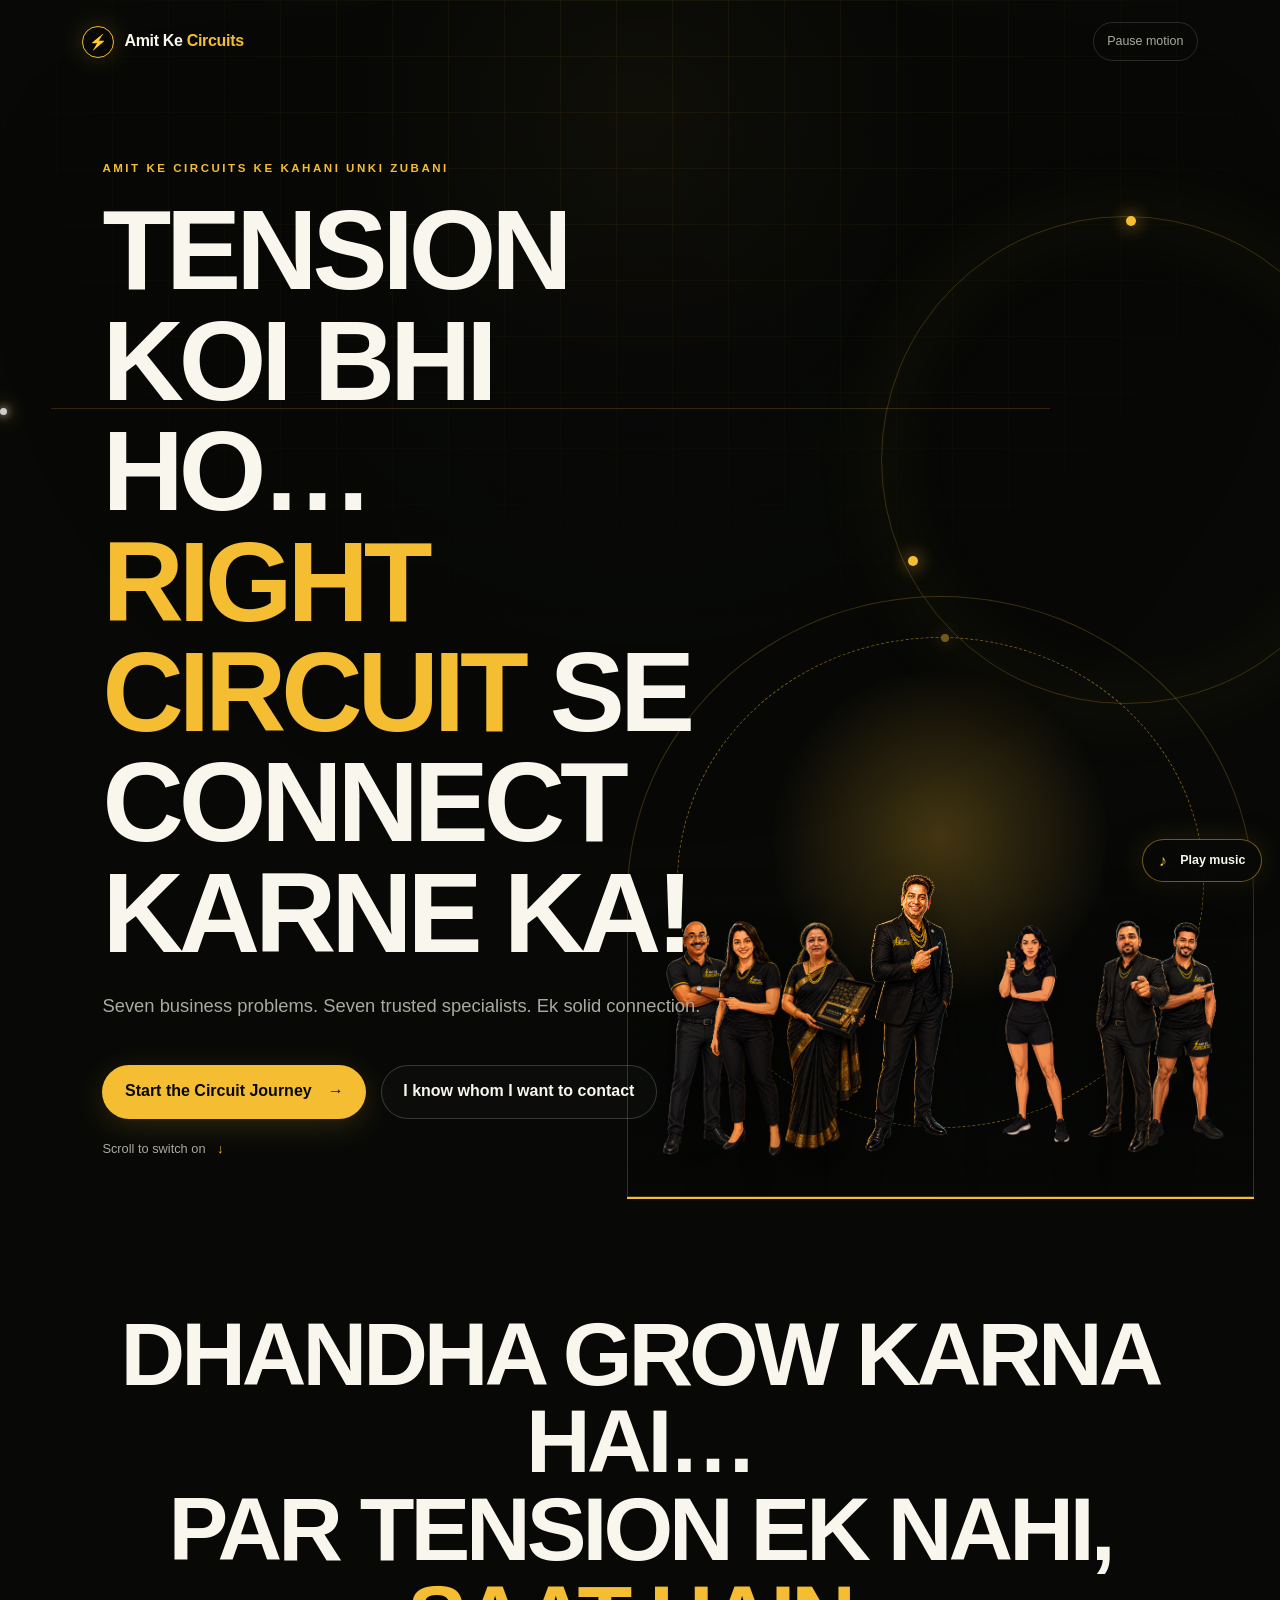
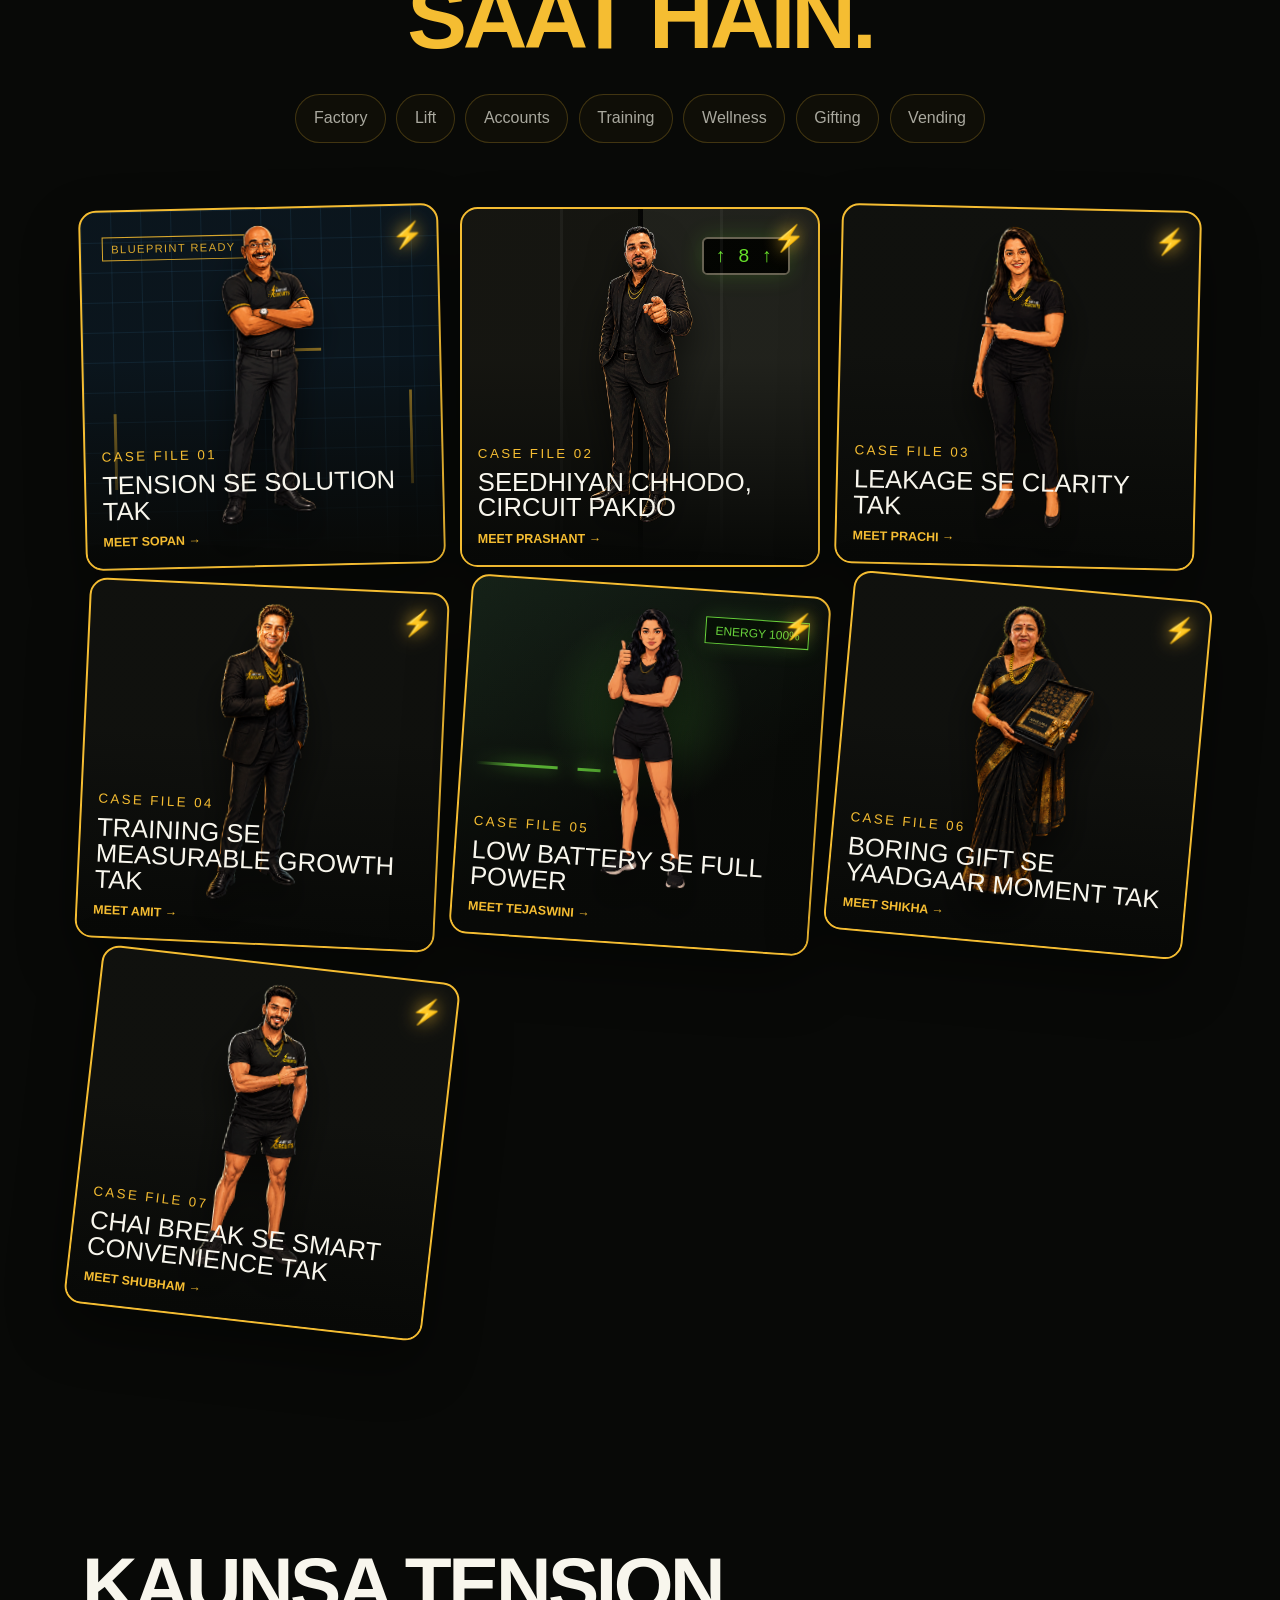
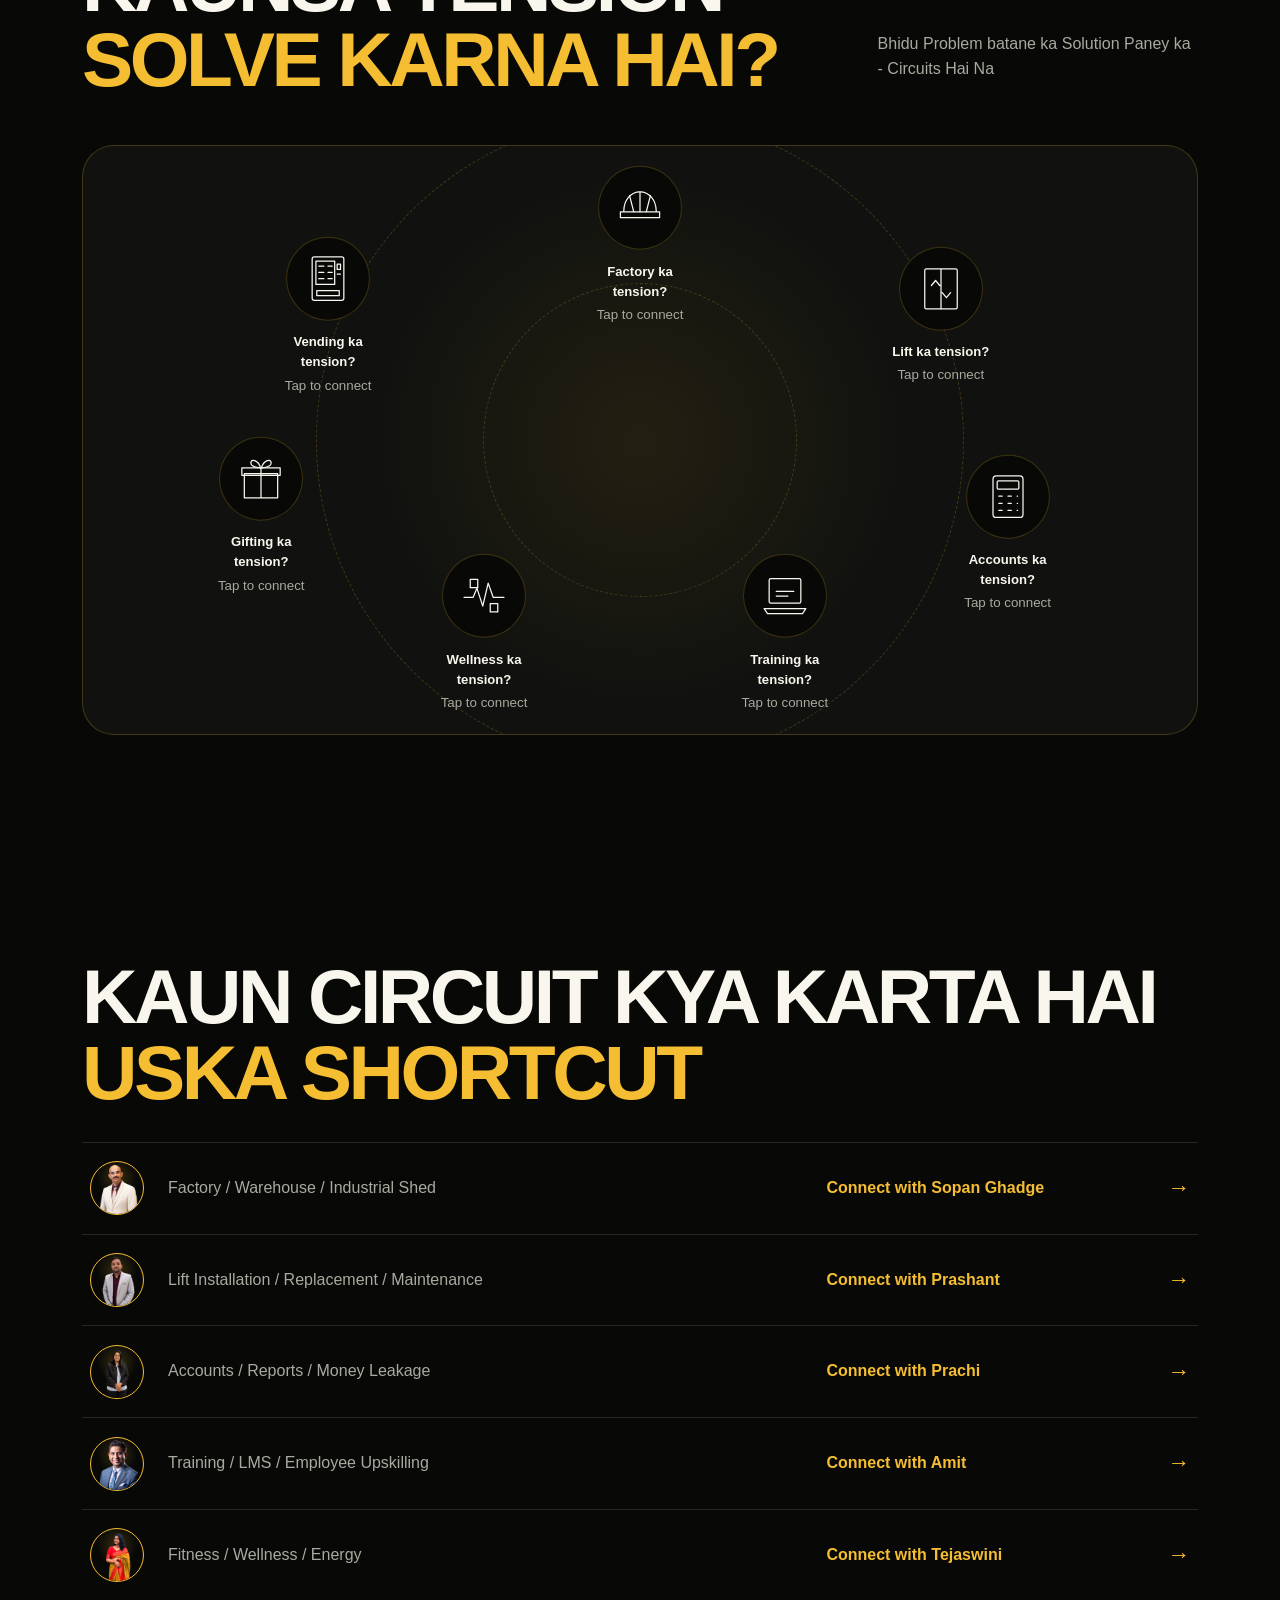
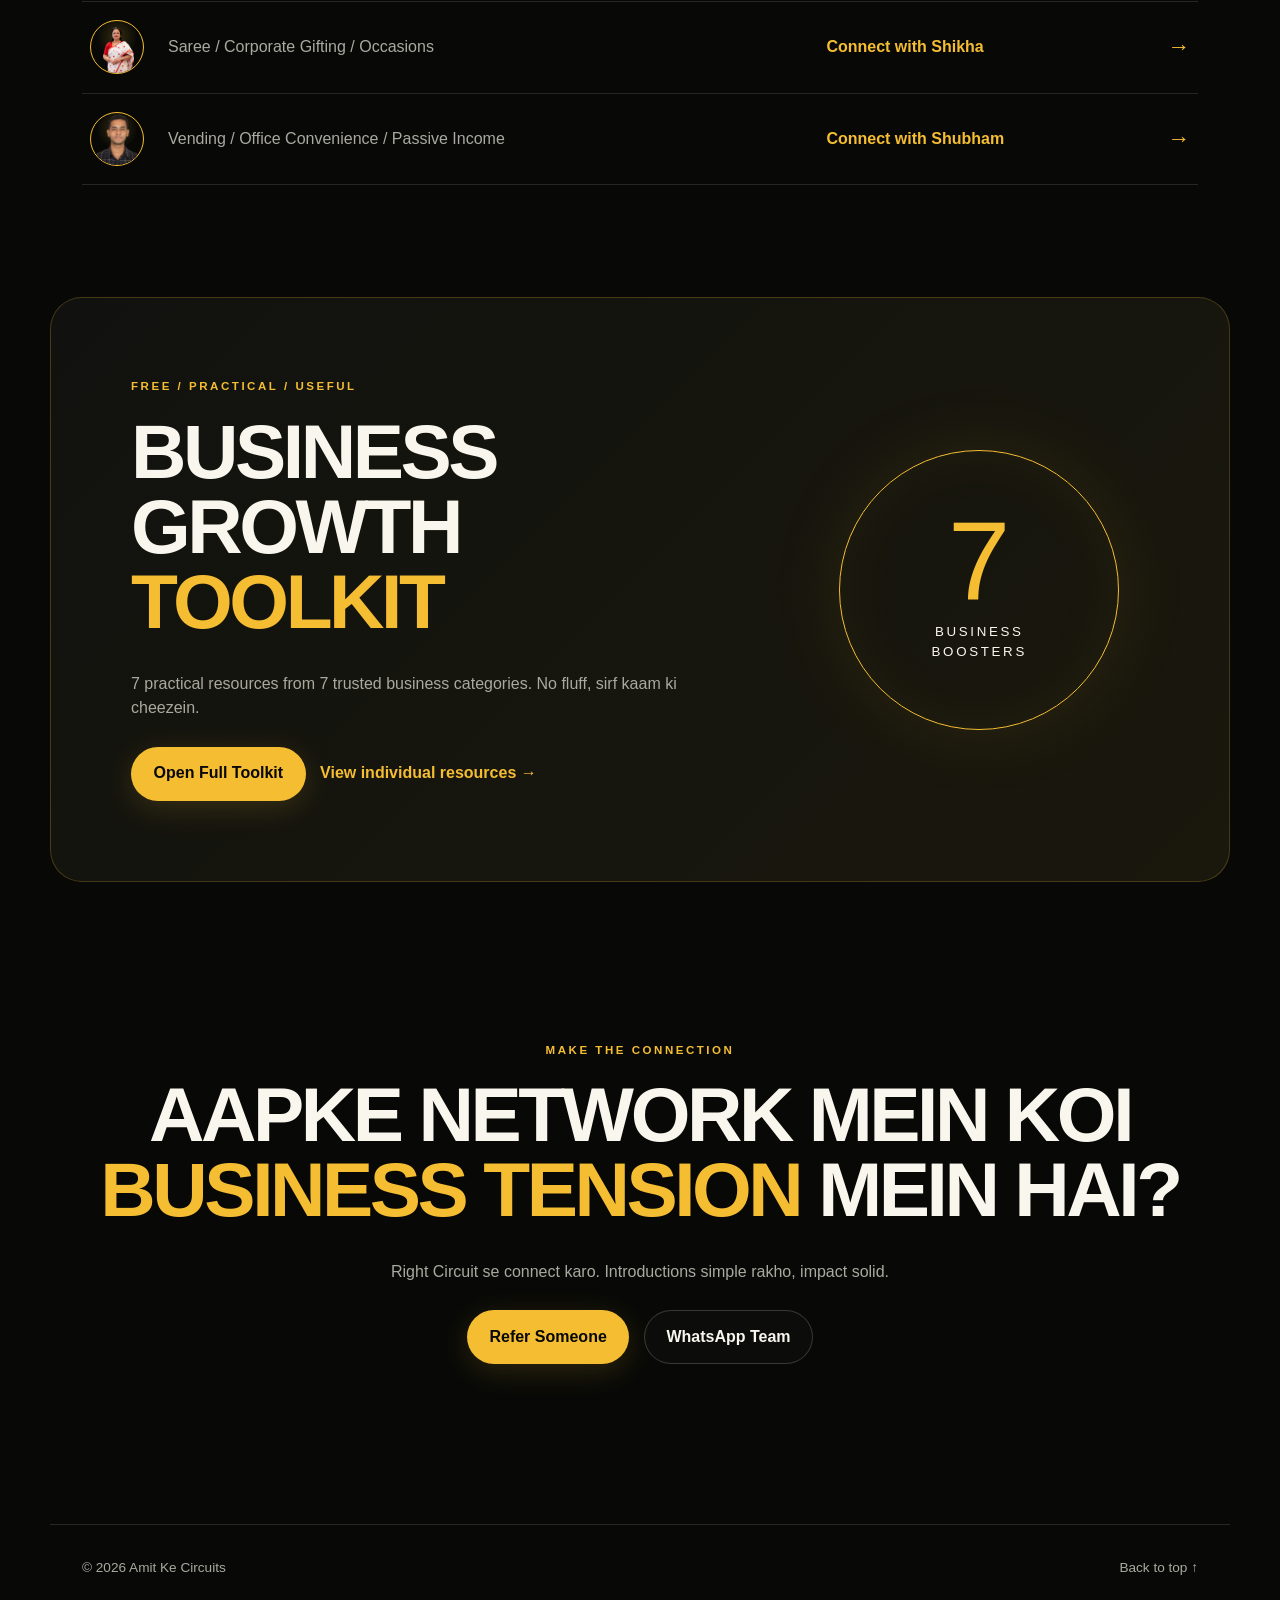
<file: index.html>
<!doctype html>
<html lang="en">
<head>
  <meta charset="utf-8">
  <meta name="viewport" content="width=device-width, initial-scale=1">
  <meta name="theme-color" content="#080907">
  <meta name="description" content="Amit Ke Circuits ke Kahani Unki Zubani.">
  <meta property="og:title" content="Amit Ke Circuits">
  <meta property="og:description" content="Tension koi bhi ho... Right Circuit se connect karne ka!">
  <meta name="apple-mobile-web-app-status-bar-style" content="black-translucent">

  <title>Amit Ke Circuits | Right Circuit se connection</title>
  <link rel="stylesheet" href="css/style.css">
  <link rel="stylesheet" href="css/animations.css">
  <link rel="stylesheet" href="css/responsive.css">

  
  <script src="js/data.js" defer></script>
  <script src="js/analytics.js" defer></script>
  <script src="js/audio.js" defer></script>
  <script src="js/main.js" defer></script>
</head>
<body class="home-page">
  <a class="skip-link" href="#main">Skip to journey</a>
  <div class="ambient-grid" aria-hidden="true"></div>
  <header class="site-header">
    <a class="brand" href="index.html" aria-label="Amit Ke Circuits home">
      <span class="brand-bolt">⚡</span><span>Amit Ke <strong>Circuits</strong></span>
    </a>
    <button class="sound-toggle" type="button" id="motion-toggle" aria-pressed="false">Pause motion</button>
  </header>

  <main id="main">
    <section class="hero" id="home" aria-labelledby="hero-title">
      <div class="spark-track" aria-hidden="true"><span class="spark"></span></div>
      <div class="eyebrow reveal-up">Amit Ke Circuits ke Kahani Unki Zubani</div>
      <h1 id="hero-title" class="reveal-up delay-1">Tension koi bhi ho…<br><span>right Circuit</span> se connect karne ka!</h1>
      <p class="hero-copy reveal-up delay-2">Seven business problems. Seven trusted specialists. Ek solid connection.</p>
      <div class="hero-actions reveal-up delay-3">
        <a class="button button-primary pulse" href="#journey" data-mode="story">Start the Circuit Journey <span>→</span></a>
        <button class="button button-ghost" type="button" data-mode="quick">I know whom I want to contact</button>
      </div>
      <div class="hero-character-stage reveal-up delay-2" aria-label="Animated Amit Ke Circuits characters">
        <div class="stage-circuit" aria-hidden="true"></div>
        <img class="hero-character hero-character-amit" src="assets/images/amit-character-v2.png" alt="Amit" fetchpriority="high">
        <img class="hero-character hero-character-prachi" src="assets/images/prachi-character-v2.png" alt="Prachi" fetchpriority="high">
        <img class="hero-character hero-character-sopan" src="assets/images/sopan-character-v2.png" alt="Sopan" fetchpriority="high">
        <img class="hero-character hero-character-shikha" src="assets/images/shikha-character-v2.png" alt="Shikha" fetchpriority="high">
        <img class="hero-character hero-character-tejaswini" src="assets/images/tejaswini-character-v2.png" alt="Tejaswini" fetchpriority="high">
        <img class="hero-character hero-character-prashant" src="assets/images/prashant-character-v2.png" alt="Prashant" fetchpriority="high">
        <img class="hero-character hero-character-shubham" src="assets/images/shubham-character-v2.png" alt="Shubham" fetchpriority="high">
      </div>
      <a class="scroll-cue" href="#setup">Scroll to switch on <span>↓</span></a>
      <div class="hero-orbit" aria-hidden="true"><span></span><span></span><span></span></div>
    </section>

    <section class="setup section" id="setup" aria-labelledby="setup-title">
      <h2 id="setup-title">Dhandha grow karna hai…<br>par tension ek nahi, <span>saat hain.</span></h2>
      <div class="tension-ticker" aria-label="Seven business categories">
        <span>Factory</span><span>Lift</span><span>Accounts</span><span>Training</span><span>Wellness</span><span>Gifting</span><span>Vending</span>
      </div>
      <div class="story-scenes" id="story-scenes" aria-label="Featured business tension stories"></div>
    </section>

    <section class="journey section" id="journey" aria-labelledby="journey-title">
      <div class="section-heading">
        <div>
          <h2 id="journey-title">Kaunsa tension<br><span>solve karna hai?</span></h2>
        </div>
        <p>Bhidu Problem batane ka Solution Paney ka - Circuits Hai Na</p>
      </div>
      <div class="prop-stage" id="prop-stage" aria-live="polite"></div>
      <div class="reveal-panel" id="reveal-panel" hidden></div>
    </section>

    <section class="quick section" id="quick-connect" aria-labelledby="quick-title">
      <div class="section-heading">
        <div>
          <p class="section-kicker">Quick Mode</p>
          <h2 id="quick-title">Seedha connection.<br><span>No detour.</span></h2>
        </div>
        <p>Already know the problem? Jump straight to the right Circuit.</p>
      </div>
      <div class="quick-grid" id="quick-grid"></div>
    </section>

    <section class="guide section" id="guide" aria-labelledby="guide-title">
      <h2 id="guide-title">Kaun Circuit Kya Karta Hai<br><span>Uska Shortcut</span></h2>
      <div class="guide-list" id="guide-list"></div>
    </section>

    <section class="toolkit-strip section" id="toolkit" aria-labelledby="toolkit-title">
      <div class="toolkit-copy">
        <p class="section-kicker">Free / Practical / Useful</p>
        <h2 id="toolkit-title">Business Growth<br><span>Toolkit</span></h2>
        <p>7 practical resources from 7 trusted business categories. No fluff, sirf kaam ki cheezein.</p>
        <div class="button-row">
          <a class="button button-primary" href="toolkit.html" data-track="toolkit_open">Open Full Toolkit</a>
          <a class="text-link" href="toolkit.html#resources">View individual resources →</a>
        </div>
      </div>
      <div class="toolkit-visual" aria-hidden="true"><span>7</span><small>business<br>boosters</small></div>
    </section>


    <!-- <section class="section ar-home" id="ar-home">
        <div class="section-heading">
            <div>
                <p class="section-kicker">WebAR Experience</p>
                <h2>Activate Circuit AR<span>⚡</span></h2>
            </div>
            <p> Scan the Circuit AR Badge and watch Amit Ke Circuits come alive.</p>
        </div>
        <div class="button-row">
            <a href="ar.html" class="button button-primary" data-track="ar_clicked"> Try AR Experience </a>
        </div>
    </section> -->


    <section class="final-cta section" id="refer" aria-labelledby="refer-title">
      <p class="section-kicker">Make The Connection</p>
      <h2 id="refer-title">Aapke network mein koi<br><span>business tension</span> mein hai?</h2>
      <p>Right Circuit se connect karo. Introductions simple rakho, impact solid.</p>
      <div class="hero-actions">
        <a class="button button-primary" id="refer-whatsapp" href="#">Refer Someone</a>
        <a class="button button-ghost" id="team-whatsapp" href="#">WhatsApp Team</a>
      </div>
    </section>
  </main>

  <footer class="site-footer"><span>© <span id="year"></span> Amit Ke Circuits</span><a href="#home">Back to top ↑</a></footer>
  <nav class="sticky-bar" aria-label="Quick actions">
    <a href="toolkit.html" data-track="toolkit_open"><span>▣</span>Toolkit</a>
    <a href="#refer"><span>↗</span>Refer</a>
    <a id="sticky-whatsapp" href="#"><span>◉</span>WhatsApp</a>
  </nav>
</body>
</html>
</file>
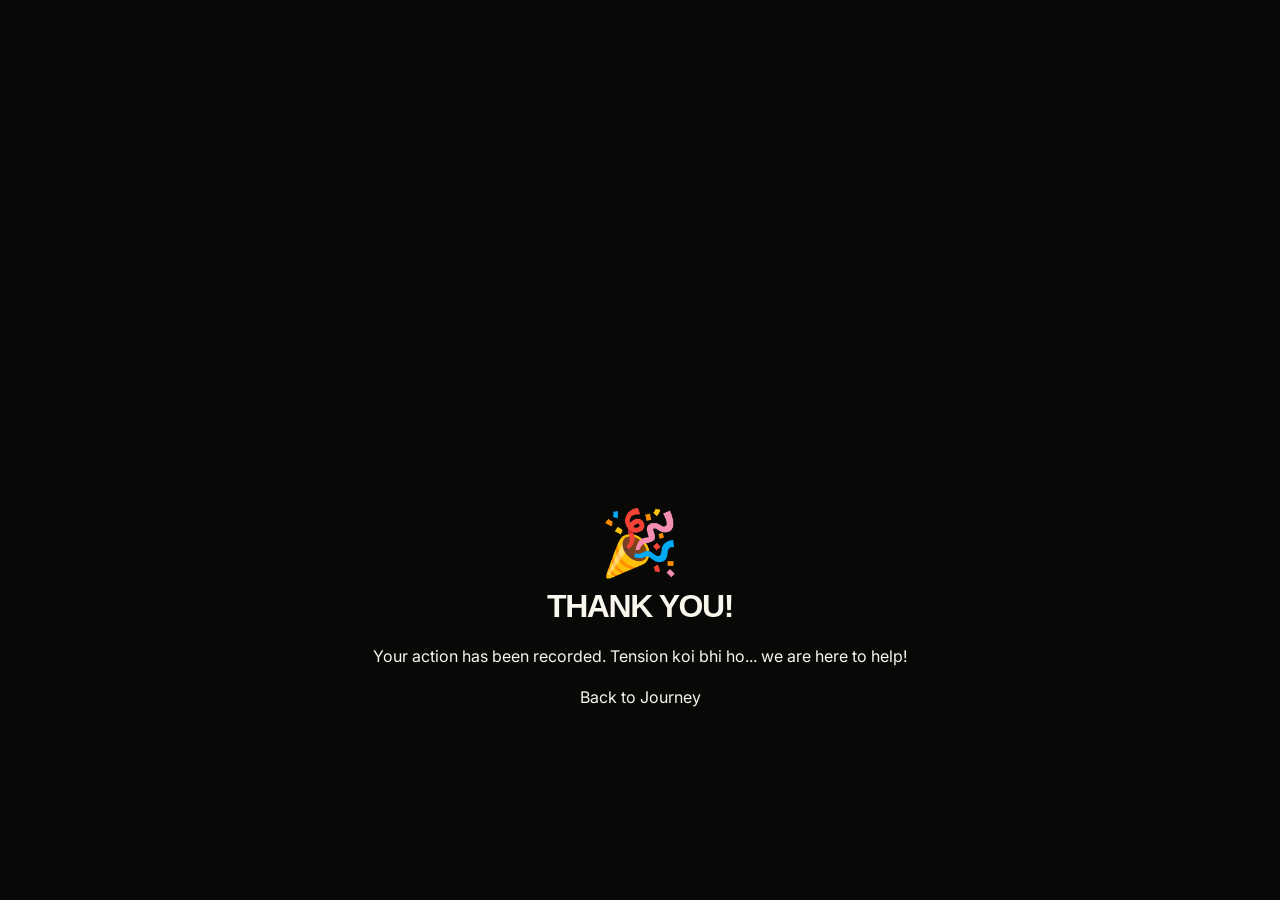
<file: thank-you.html>
<!DOCTYPE html>
<html lang="en">
<head>
    <meta charset="UTF-8">
    <meta name="viewport" content="width=device-width, initial-scale=1.0">
    <title>Thank You - Amit Ke Circuits</title>
    <link href="https://fonts.googleapis.com/css2?family=Inter:wght@400;500&family=Montserrat:wght@700&display=swap" rel="stylesheet">
    <link rel="stylesheet" href="css/style.css">
</head>
<body class = "thankyou-page">
    <div class="circuit-bg"></div>

    <div class="container fade-in-up">
        <div style="font-size: 4rem;">🎉</div>
        <h1 class="mt-2">Thank You!</h1>
        <p class="mt-2">Your action has been recorded. Tension koi bhi ho... we are here to help!</p>
        
        <div class="mt-4">
            <a href="index.html" class="btn">Back to Journey</a>
        </div>
    </div>
</body>
<!-- <body style="display: flex; flex-direction: column; justify-content: center; align-items: center; height: 100vh; text-align: center;">
    <div class="circuit-bg"></div>

    <div class="container fade-in-up">
        <div style="font-size: 4rem;">🎉</div>
        <h1 class="mt-2">Thank You!</h1>
        <p class="mt-2">Your action has been recorded. Tension koi bhi ho... we are here to help!</p>
        
        <div class="mt-4">
            <a href="index.html" class="btn">Back to Journey</a>
        </div>
    </div>
</body> -->
</html>
</file>
<file: css/style.css>
:root {
  --ink: #080907;
  --panel: #11120f;
  --panel-2: #171812;
  --gold: #f5bd32;
  --yellow: #ffe066;
  --white: #f8f6ed;
  --muted: #aaa99f;
  --line: rgba(245, 189, 50, .22);
  --display: Impact, "Arial Black", sans-serif;
  --body: Inter, ui-sans-serif, -apple-system, BlinkMacSystemFont, "Segoe UI", Arial, sans-serif;
  --radius: 1.25rem;
  --max: 1180px;
}

* { box-sizing: border-box; }
html { scroll-behavior: smooth; }
body { margin: 0; background: var(--ink); color: var(--white); font-family: var(--body); line-height: 1.55; overflow-x: hidden; }
a { color: inherit; text-decoration: none; }
button, a { -webkit-tap-highlight-color: transparent; }
button { font: inherit; }
img, video { max-width: 100%; }
::selection { background: var(--gold); color: var(--ink); }

.skip-link { position: fixed; left: 1rem; top: -5rem; z-index: 1000; padding: .8rem 1rem; background: var(--gold); color: var(--ink); font-weight: 700; }
.skip-link:focus { top: 1rem; }
.ambient-grid { position: fixed; inset: 0; z-index: -1; opacity: .34; background-image: linear-gradient(var(--line) 1px, transparent 1px), linear-gradient(90deg, var(--line) 1px, transparent 1px); background-size: 56px 56px; mask-image: radial-gradient(circle at 50% 20%, black, transparent 70%); }
.ambient-grid::after { content: ""; position: absolute; inset: 0; background: radial-gradient(circle at 50% 10%, rgba(245, 189, 50, .12), transparent 30%), linear-gradient(to bottom, transparent, var(--ink) 80%); }

.site-header { position: absolute; z-index: 20; top: 0; left: 0; right: 0; max-width: var(--max); margin: auto; display: flex; align-items: center; justify-content: space-between; padding: 1.4rem 2rem; }
.brand { display: flex; gap: .65rem; align-items: center; font-weight: 600; letter-spacing: -.02em; }
.brand strong { color: var(--gold); }
.brand-bolt { display: grid; place-items: center; width: 2rem; height: 2rem; border: 1px solid var(--gold); border-radius: 50%; color: var(--gold); font-size: .9rem; box-shadow: 0 0 24px rgba(245, 189, 50, .2); }
.sound-toggle, .header-back { color: var(--muted); background: transparent; border: 1px solid rgba(255,255,255,.14); border-radius: 999px; padding: .55rem .85rem; cursor: pointer; font-size: .78rem; }
.sound-toggle:hover, .header-back:hover { color: var(--white); border-color: var(--gold); }
.music-toggle { position: fixed; z-index: 70; right: 1.1rem; bottom: 1.1rem; min-height: 2.7rem; padding: .7rem 1rem .7rem 2.3rem; border: 1px solid rgba(245,189,50,.45); border-radius: 999px; color: var(--white); background: rgba(8,9,7,.88); backdrop-filter: blur(14px); cursor: pointer; font-size: .78rem; font-weight: 800; box-shadow: 0 14px 40px rgba(0,0,0,.38), 0 0 28px rgba(245,189,50,.12); }
.music-toggle::before { content: "♪"; position: absolute; left: .95rem; top: 50%; transform: translateY(-50%); color: var(--gold); font-size: 1rem; }
.music-toggle:hover { transform: translateY(-2px); border-color: var(--gold); color: var(--gold); }
.music-toggle[data-music-state="on"] { background: var(--gold); color: var(--ink); border-color: var(--gold); }
.music-toggle[data-music-state="on"]::before { color: var(--ink); }
.music-toggle[data-music-state="missing"] { color: var(--muted); border-color: rgba(255,255,255,.14); }

.section { max-width: var(--max); margin: 0 auto; padding: 7rem 2rem; position: relative; }
.section-kicker, .eyebrow { margin: 0 0 1.1rem; color: var(--gold); text-transform: uppercase; letter-spacing: .22em; font-size: .72rem; font-weight: 700; }
h1, h2, h3, p { margin-top: 0; }
h1, h2 { font-family: var(--display); text-transform: uppercase; line-height: .98; letter-spacing: -.045em; }
h1 span, h2 span { color: var(--gold); }
h2 { font-size: clamp(2.6rem, 6vw, 5.8rem); margin-bottom: 2rem; }
.section-heading { display: grid; grid-template-columns: 1.4fr .6fr; gap: 3rem; align-items: end; margin-bottom: 3rem; }
.section-heading h2 { margin-bottom: 0; }
.section-heading > p { color: var(--muted); max-width: 28rem; }

.hero { min-height: 100svh; max-width: 1440px; margin: auto; padding: 10rem max(2rem, 8vw) 5rem; display: flex; flex-direction: column; justify-content: center; position: relative; overflow: hidden; }
.hero > .eyebrow, .hero > h1, .hero > .hero-copy, .hero > .hero-actions { position: relative; z-index: 3; max-width: 58%; }
.hero::before { content: ""; position: absolute; width: 38vw; height: 38vw; min-width: 340px; min-height: 340px; right: -7vw; top: 18%; border: 1px solid var(--line); border-radius: 50%; box-shadow: inset 0 0 80px rgba(245,189,50,.05), 0 0 90px rgba(245,189,50,.05); }
.hero h1, .page-hero h1, .fallback-page h1 { font-size: clamp(3.5rem, 8.8vw, 8.2rem); max-width: 1120px; margin: 0 0 1.5rem; }
.hero > h1 { max-width: 58%; }
.hero-copy { max-width: 39rem; font-size: 1.15rem; color: var(--muted); }
.hero-actions, .button-row { display: flex; flex-wrap: wrap; gap: .9rem; align-items: center; margin-top: 1.6rem; }
.button { min-height: 3.35rem; display: inline-flex; align-items: center; justify-content: center; gap: 1rem; border: 1px solid transparent; border-radius: 999px; padding: .85rem 1.35rem; font-weight: 700; cursor: pointer; transition: .25s ease; }
.button-primary { background: var(--gold); color: var(--ink); box-shadow: 0 7px 30px rgba(245,189,50,.16); }
.button-primary:hover { background: var(--yellow); transform: translateY(-2px); box-shadow: 0 12px 38px rgba(245,189,50,.24); }
.button-ghost { background: rgba(255,255,255,.02); color: var(--white); border-color: rgba(255,255,255,.18); }
.button-ghost:hover { border-color: var(--gold); color: var(--gold); transform: translateY(-2px); }
.button-small { min-height: 2.7rem; padding: .65rem 1rem; font-size: .85rem; }
.text-link { color: var(--gold); font-weight: 700; }
.scroll-cue { position: absolute; bottom: 2.5rem; left: max(2rem, 8vw); color: var(--muted); font-size: .8rem; }
.scroll-cue span { color: var(--gold); margin-left: .5rem; }
.hero-orbit { position: absolute; width: 38vw; height: 38vw; min-width: 340px; min-height: 340px; right: -7vw; top: 18%; animation: rotate 24s linear infinite; }
.hero-orbit span { position: absolute; width: 10px; height: 10px; border-radius: 50%; background: var(--gold); box-shadow: 0 0 18px var(--gold); }
.hero-orbit span:nth-child(1) { left: 50%; top: 0; }.hero-orbit span:nth-child(2) { right: 2%; top: 62%; }.hero-orbit span:nth-child(3) { left: 5%; top: 70%; }
.hero-poster { position: absolute; z-index: 2; right: 3.5vw; bottom: 8vh; width: min(48vw, 720px); margin: 0; border: 2px solid var(--gold); border-radius: 1.5rem; overflow: hidden; transform: rotate(1.5deg); box-shadow: 0 30px 100px rgba(0,0,0,.75), 0 0 55px rgba(245,189,50,.13); }
.hero-poster::before { content: ""; position: absolute; z-index: 1; inset: 0; background: linear-gradient(90deg, rgba(8,9,7,.52), transparent 34%), linear-gradient(to top, rgba(8,9,7,.82), transparent 36%); pointer-events: none; }
.hero-poster img { display: block; width: 100%; aspect-ratio: 16/9; object-fit: cover; }
.hero-poster figcaption { position: absolute; z-index: 2; left: 1.1rem; bottom: .85rem; text-transform: uppercase; font-size: .7rem; letter-spacing: .14em; }
.hero-poster figcaption span { color: var(--ink); background: var(--gold); padding: .25rem .45rem; margin-right: .5rem; font-weight: 800; }
.hero-character-stage { position: absolute; z-index: 2; right: 2vw; bottom: 0; width: min(49vw, 730px); height: min(76vh, 760px); overflow: hidden; border-bottom: 2px solid var(--gold); }
.hero-character-stage::before { content: ""; position: absolute; inset: 12% 0 0; background: radial-gradient(circle at 50% 40%, rgba(245,189,50,.25), transparent 36%), linear-gradient(to top, var(--ink), transparent 55%); border: 1px solid var(--line); border-radius: 50% 50% 0 0; }
.stage-circuit { position: absolute; inset: 18% 8% 10%; border: 1px dashed var(--gold); border-radius: 50%; opacity: .45; animation: rotate 28s linear infinite; }
.stage-circuit::before, .stage-circuit::after { content: ""; position: absolute; background: var(--gold); border-radius: 50%; box-shadow: 0 0 18px var(--gold); width: 8px; height: 8px; }
.stage-circuit::before { top: -4px; left: 50%; }.stage-circuit::after { bottom: 11%; right: 5%; }
.hero-character { position: absolute; bottom: 2.2rem; width: 26%; height: 54%; object-fit: contain; object-position: bottom; filter: drop-shadow(0 24px 20px rgba(0,0,0,.55)); transform-origin: 50% 100%; animation: character-arrive .9s cubic-bezier(.2,.8,.2,1) both, character-float 4.6s ease-in-out 1s infinite; }
.hero-character-amit { left: 30%; z-index: 5; height: 72%; width: 31%; animation-delay: .1s, 1.15s; }
.hero-character-prachi { left: 6%; z-index: 2; height: 50%; animation-delay: .18s, 1.2s; }
.hero-character-sopan { left: -2%; z-index: 1; height: 58%; animation-delay: .26s, 1.25s; }
.hero-character-shikha { left: 18%; z-index: 3; height: 56%; animation-delay: .34s, 1.3s; }
.hero-character-tejaswini { left: 51%; z-index: 4; height: 63%; animation-delay: .42s, 1.35s; }
.hero-character-prashant { right: 7%; z-index: 3; height: 60%; animation-delay: .5s, 1.4s; }
.hero-character-shubham { right: -2%; z-index: 2; height: 56%; animation-delay: .58s, 1.45s; }
.spark-track { position: absolute; left: 0; right: 0; top: 34%; height: 1px; background: linear-gradient(90deg, transparent 4%, var(--line) 4%, var(--line) 82%, transparent 82%); opacity: .8; }
.spark { display: block; width: 7px; height: 7px; border-radius: 50%; background: white; box-shadow: 0 0 8px white, 0 0 18px var(--gold), 0 0 35px var(--gold); animation: spark-travel 4s ease-in-out infinite; }

.setup { min-height: 82vh; display: flex; flex-direction: column; justify-content: center; text-align: center; }
.setup h2 { font-size: clamp(3rem, 7vw, 7rem); }
.tension-ticker { display: flex; gap: .65rem; justify-content: center; flex-wrap: wrap; }
.tension-ticker span { border: 1px solid var(--line); background: rgba(245,189,50,.03); border-radius: 999px; color: var(--muted); padding: .7rem 1.1rem; animation: word-glow 7s infinite; }
.tension-ticker span:nth-child(2) { animation-delay: 1s }.tension-ticker span:nth-child(3) { animation-delay: 2s }.tension-ticker span:nth-child(4) { animation-delay: 3s }.tension-ticker span:nth-child(5) { animation-delay: 4s }.tension-ticker span:nth-child(6) { animation-delay: 5s }.tension-ticker span:nth-child(7) { animation-delay: 6s }
.story-scenes { margin-top: 4rem; display: grid; grid-template-columns: repeat(3,1fr); gap: 1.1rem; perspective: 1200px; }
.story-scene { position: relative; padding: 0; aspect-ratio: 1; overflow: hidden; border: 2px solid var(--gold); border-radius: 1.1rem; background: var(--panel); color: var(--white); cursor: pointer; text-align: left; transform: rotate(calc((var(--scene-index) - 1) * 1.3deg)); box-shadow: 0 24px 55px rgba(0,0,0,.42); transition: transform .3s ease, box-shadow .3s ease; }
.story-scene::before { content: ""; position: absolute; z-index: 1; inset: 0; background: linear-gradient(to top, rgba(8,9,7,.98) 3%, rgba(8,9,7,.12) 58%); }
.story-scene::after { content: "⚡"; position: absolute; z-index: 2; right: .8rem; top: .6rem; color: var(--gold); font-size: 1.6rem; filter: drop-shadow(0 0 9px var(--gold)); }
.story-scene img { position: absolute; z-index: 1; inset: 3% 0 9%; width: 100%; height: 88%; object-fit: contain; object-position: center bottom; transition: transform .45s ease; filter: drop-shadow(0 22px 17px rgba(0,0,0,.52)); transform-origin: 50% 100%; animation: character-float 4.4s ease-in-out infinite; }
.story-scene-copy { position: absolute; z-index: 3; inset: auto 1rem 1rem; display: grid; }
.story-scene-copy small { color: var(--gold); text-transform: uppercase; letter-spacing: .18em; }
.story-scene-copy strong { font: clamp(1.25rem,2vw,2rem)/1 var(--display); text-transform: uppercase; margin: .35rem 0 .55rem; }
.story-scene-copy b { font-size: .78rem; color: var(--gold); text-transform: uppercase; }
.story-scene:hover { transform: rotate(0) translateY(-10px) scale(1.025); box-shadow: 0 36px 70px rgba(0,0,0,.55), 0 0 35px rgba(245,189,50,.12); }
.story-scene:hover img { transform: scale(1.06); }
.stage-effect { position: absolute; z-index: 0; inset: 0; pointer-events: none; overflow: hidden; }
.character-prashant { background: linear-gradient(90deg, #171712 0 49.3%, #060704 49.5% 50.5%, #24251f 50.7% 100%); }
.character-prashant .stage-effect::before { content: "↑ 8 ↑"; position: absolute; right: 8%; top: 8%; padding: .35rem .75rem; color: #73ff2f; background: #030401; border: 2px solid #756f5d; border-radius: .35rem; font: 1.2rem var(--display); letter-spacing: .2em; box-shadow: 0 0 22px rgba(115,255,47,.18); }
.character-prashant .stage-effect::after { content: ""; position: absolute; left: 50%; top: 0; bottom: 0; width: 3px; background: #050505; box-shadow: -80px 0 0 rgba(255,255,255,.05), 80px 0 0 rgba(255,255,255,.05); animation: lift-glow 2.8s ease-in-out infinite; }
.character-tejaswini { background: radial-gradient(circle at 50% 35%, rgba(83,190,59,.25), transparent 34%), linear-gradient(145deg,#17251a,#090b08 62%); }
.character-tejaswini .stage-effect::before { content: "ENERGY 100%"; position: absolute; right: 5%; top: 7%; color: #75ee43; border: 1px solid #75ee43; background: #071006; padding: .35rem .55rem; font: .75rem var(--display); box-shadow: 0 0 20px rgba(117,238,67,.2); animation: energy-pulse 1.6s ease-in-out infinite; }
.character-tejaswini .stage-effect::after { content: ""; position: absolute; left: 4%; right: 4%; top: 52%; height: 3px; background: linear-gradient(90deg,transparent,#75ee43 12% 25%,transparent 25% 31%,#75ee43 31% 38%,transparent 38% 42%,#75ee43 42% 47%,transparent 47% 100%); filter: drop-shadow(0 0 8px #75ee43); animation: heartbeat-run 2.2s linear infinite; }
.character-sopan { background-color: #0b1720; background-image: linear-gradient(rgba(68,156,211,.12) 1px,transparent 1px),linear-gradient(90deg,rgba(68,156,211,.12) 1px,transparent 1px); background-size: 30px 30px; }
.character-sopan .stage-effect::before { content: ""; position: absolute; left: 8%; right: 8%; bottom: 22%; height: 38%; border: 3px solid rgba(245,189,50,.68); border-bottom: 0; clip-path: polygon(0 100%,0 45%,18% 45%,18% 22%,44% 22%,44% 0,70% 0,70% 32%,100% 32%,100% 100%); animation: blueprint-rise 3.2s ease-in-out infinite; }
.character-sopan .stage-effect::after { content: "BLUEPRINT READY"; position: absolute; left: 6%; top: 7%; color: var(--gold); border: 1px solid var(--gold); padding: .3rem .5rem; font: .7rem var(--display); letter-spacing: .12em; }

.prop-stage { min-height: 590px; position: relative; border: 1px solid var(--line); border-radius: 2rem; background: radial-gradient(circle at 50% 50%, rgba(245,189,50,.08), transparent 42%), var(--panel); overflow: hidden; }
.prop-stage::before, .prop-stage::after { content: ""; position: absolute; left: 50%; top: 50%; transform: translate(-50%,-50%); border: 1px dashed var(--line); border-radius: 50%; width: 58%; aspect-ratio: 1; }
.prop-stage::after { width: 28%; }
.prop-button { --x: 50%; --y: 50%; position: absolute; z-index: 2; left: var(--x); top: var(--y); transform: translate(-50%,-50%); width: 122px; border: 0; background: transparent; color: var(--white); cursor: pointer; text-align: center; }
.prop-button:nth-child(1) { --x: 50%; --y: 17%; }.prop-button:nth-child(2) { --x: 77%; --y: 29%; }.prop-button:nth-child(3) { --x: 83%; --y: 66%; }.prop-button:nth-child(4) { --x: 63%; --y: 83%; }.prop-button:nth-child(5) { --x: 36%; --y: 83%; }.prop-button:nth-child(6) { --x: 16%; --y: 63%; }.prop-button:nth-child(7) { --x: 22%; --y: 29%; }
.prop-icon { width: 84px; aspect-ratio: 1; margin: 0 auto .7rem; display: grid; place-items: center; border: 1px solid var(--line); border-radius: 50%; background: var(--ink); transition: .28s ease; position: relative; }
.prop-icon::after { content: ""; position: absolute; inset: -7px; border: 1px dashed transparent; border-radius: 50%; transition: .28s; }
.prop-icon svg { width: 50px; height: 50px; fill: none; stroke: currentColor; stroke-width: 3; stroke-linecap: round; stroke-linejoin: round; }
.prop-button strong { display: block; font-size: .82rem; }.prop-button small { color: var(--muted); }
.prop-button:hover .prop-icon, .prop-button.active .prop-icon, .prop-button:focus-visible .prop-icon { color: var(--gold); border-color: var(--gold); transform: translateY(-5px) scale(1.06); box-shadow: 0 0 32px rgba(245,189,50,.25); }
.prop-button:hover .prop-icon::after, .prop-button.active .prop-icon::after { border-color: var(--gold); transform: rotate(20deg); }
.reveal-panel { position: relative; z-index: 5; margin: -4rem auto 0; width: calc(100% - 4rem); max-width: 900px; padding: 2.2rem; background: rgba(23,24,18,.97); border: 1px solid var(--gold); border-radius: var(--radius); box-shadow: 0 30px 80px rgba(0,0,0,.55); }
.reveal-panel[hidden] { display: none; }
.reveal-grid { display: grid; grid-template-columns: minmax(180px, 310px) 1fr; gap: 2rem; align-items: center; }
.reveal-scene { align-self: stretch; min-height: 270px; border-radius: 1rem; overflow: hidden; border: 1px solid var(--gold); position: relative; }
.reveal-scene::after { content: ""; position: absolute; inset: 0; box-shadow: inset 0 0 55px rgba(0,0,0,.3); }
.reveal-scene img { width: 100%; height: 100%; object-fit: cover; display: block; }
.reveal-character-stage { align-self: stretch; min-height: 310px; border-radius: 1rem; overflow: hidden; border: 1px solid var(--gold); position: relative; }
.reveal-character-stage > img { position: absolute; z-index: 2; left: 5%; right: 5%; bottom: 0; width: 90%; height: 94%; object-fit: contain; object-position: center bottom; filter: drop-shadow(0 18px 15px rgba(0,0,0,.5)); animation: character-arrive .55s cubic-bezier(.2,.8,.2,1) both, character-float 4s ease-in-out .6s infinite; }
.reveal-profile { background: radial-gradient(circle at 50% 36%,rgba(245,189,50,.2),transparent 40%),linear-gradient(145deg,#252116,var(--ink)); }
.reveal-profile > img { height: 92%; }
.reveal-prop { display: grid; justify-items: center; gap: 1rem; }.reveal-prop .prop-icon { width: 110px; margin: 0; color: var(--gold); }.reveal-prop .member-monogram { width: 88px; font-size: 1.5rem; }
.member-monogram { width: 120px; aspect-ratio: 1; display: grid; place-items: center; border-radius: 50%; background: var(--gold); color: var(--ink); font: 2.1rem var(--display); position: relative; }
.member-monogram::after { content: ""; position: absolute; inset: 8px; border: 1px dashed var(--ink); border-radius: inherit; opacity: .4; }
.reveal-panel h3 { font: clamp(1.7rem,4vw,3.3rem)/1 var(--display); text-transform: uppercase; margin-bottom: .45rem; }
.reveal-category { color: var(--gold); font-weight: 700; }.reveal-tagline { font-size: 1.15rem; }.reveal-hint { color: var(--muted); font-size: .9rem; }

.quick { display: none; }
.quick.is-open { display: block; animation: reveal-up .5s ease both; }
.quick-grid { display: grid; grid-template-columns: repeat(2, 1fr); gap: 1rem; }
.quick-card { display: grid; grid-template-columns: 64px 1fr auto; align-items: center; gap: 1rem; padding: 1rem; border: 1px solid rgba(255,255,255,.12); border-radius: 1rem; background: var(--panel); transition: .2s; }
.quick-card:hover { border-color: var(--gold); transform: translateY(-2px); }
.quick-card .prop-icon { width: 64px; margin: 0; }.quick-card .prop-icon svg { width: 36px; height: 36px; }.quick-card strong { display: block; }.quick-card small { color: var(--muted); }.quick-arrow { color: var(--gold); font-size: 1.4rem; }
.quick-avatar, .guide-avatar, .resource-avatar { display: block; overflow: hidden; border: 1px solid var(--gold); background: radial-gradient(circle at 50% 30%,rgba(245,189,50,.2),transparent 45%),var(--ink); }
.quick-avatar { width: 64px; height: 64px; border-radius: 50%; }.quick-avatar img, .guide-avatar img, .resource-avatar img { width: 100%; height: 100%; object-fit: contain; object-position: center bottom; display: block; }

.guide-list { border-top: 1px solid rgba(255,255,255,.12); }
.guide-row { display: grid; grid-template-columns: 54px 2fr 1fr auto; gap: 1.5rem; align-items: center; padding: 1.15rem .5rem; border-bottom: 1px solid rgba(255,255,255,.12); transition: .2s; }
.guide-avatar { width: 54px; height: 54px; border-radius: 50%; }
.guide-row:hover { padding-left: 1.2rem; background: linear-gradient(90deg, rgba(245,189,50,.06), transparent); }
.guide-row strong { color: var(--gold); }.guide-row span { color: var(--muted); }

.toolkit-strip { display: grid; grid-template-columns: 1.3fr .7fr; align-items: center; gap: 3rem; border: 1px solid var(--line); background: linear-gradient(135deg, var(--panel), #1a180d); border-radius: 2rem; padding: 5rem; }
.toolkit-copy > p:not(.section-kicker) { max-width: 38rem; color: var(--muted); }
.toolkit-visual { width: min(280px, 100%); aspect-ratio: 1; justify-self: center; display: grid; place-content: center; border: 1px solid var(--gold); border-radius: 50%; text-align: center; box-shadow: 0 0 80px rgba(245,189,50,.09), inset 0 0 60px rgba(245,189,50,.05); }
.toolkit-visual span { font: 7rem/.8 var(--display); color: var(--gold); }.toolkit-visual small { margin-top: 1rem; text-transform: uppercase; letter-spacing: .2em; }
.final-cta { text-align: center; padding-top: 10rem; padding-bottom: 10rem; }.final-cta > p:not(.section-kicker) { color: var(--muted); }.final-cta .hero-actions { justify-content: center; }
.site-footer { max-width: var(--max); margin: auto; padding: 2rem; border-top: 1px solid rgba(255,255,255,.12); display: flex; justify-content: space-between; color: var(--muted); font-size: .85rem; }
.sticky-bar { display: none; }

/* Member pages */
.member-entry { min-height: 72vh; display: grid; place-items: center; text-align: center; padding: 8rem 2rem 4rem; position: relative; overflow: hidden; }
.member-entry.has-scene { min-height: 92svh; place-items: end start; text-align: left; background-image: linear-gradient(90deg, rgba(8,9,7,.98) 0%, rgba(8,9,7,.72) 38%, rgba(8,9,7,.08) 76%), linear-gradient(to top, rgba(8,9,7,.9), transparent 55%), var(--entry-image); background-size: cover; background-position: center; }
.member-entry.has-scene::before { content: ""; position: absolute; inset: 0; border: 2px solid var(--gold); border-radius: 0 0 2rem 2rem; pointer-events: none; box-shadow: inset 0 0 100px rgba(0,0,0,.35); }
.member-entry .entry-content { position: relative; z-index: 2; max-width: 750px; }
.member-entry.has-scene .entry-content { padding-left: max(1rem, 6vw); padding-bottom: 5vh; }
.member-entry.has-character { min-height: 92svh; place-items: end start; text-align: left; background: radial-gradient(circle at 75% 40%,rgba(245,189,50,.14),transparent 30%),var(--ink); }
.member-entry.has-character::before { content: ""; position: absolute; inset: 0; background-image: linear-gradient(var(--line) 1px,transparent 1px),linear-gradient(90deg,var(--line) 1px,transparent 1px); background-size: 46px 46px; mask-image: linear-gradient(90deg,transparent,black); opacity: .3; }
.entry-character-wrap { position: absolute; z-index: 1; right: 3%; bottom: 0; width: 54%; height: 88%; overflow: hidden; }
.entry-character-wrap > .entry-character { position: absolute; z-index: 2; inset: 0; width: 100%; height: 100%; object-fit: contain; object-position: center bottom; filter: drop-shadow(0 30px 25px rgba(0,0,0,.6)); transform-origin: 50% 100%; animation: character-arrive .8s cubic-bezier(.2,.8,.2,1) both, character-float 4.8s ease-in-out .9s infinite; }
.entry-category-prop { position: absolute; z-index: 3; left: 1%; bottom: 13%; width: 38%; height: 38%; object-fit: contain; filter: drop-shadow(0 18px 18px rgba(0,0,0,.7)); transform-origin: 50% 80%; animation: prop-entry .75s cubic-bezier(.2,.8,.2,1) .35s both, prop-interact 3.2s ease-in-out 1.1s infinite; }
.member-entry.character-amit .entry-category-prop, .member-entry.character-prashant .entry-category-prop, .member-entry.character-shubham .entry-category-prop, .member-entry.character-tejaswini .entry-category-prop { left: auto; right: 0; }
.member-entry.character-prachi .entry-category-prop, .member-entry.character-sopan .entry-category-prop { left: 0; bottom: 18%; }
.member-entry.character-shikha .entry-category-prop { left: auto; right: 0; bottom: 12%; width: 42%; height: 42%; }
.member-entry.has-character .entry-content { padding-left: max(1rem,6vw); padding-bottom: 7vh; max-width: 50%; }
.member-entry .prop-icon { width: 190px; margin-bottom: 2rem; border-color: var(--gold); color: var(--gold); box-shadow: 0 0 60px rgba(245,189,50,.14); animation: prop-entry .8s cubic-bezier(.2,.8,.2,1) both; }
.member-entry .prop-icon svg { width: 105px; height: 105px; }.member-entry h1 { font-size: clamp(3.5rem, 10vw, 8.5rem); margin-bottom: .4rem; }.member-entry .category { color: var(--gold); font-weight: 700; }.member-entry .tagline { font-size: clamp(1.1rem, 2vw, 1.55rem); max-width: 700px; color: var(--muted); }
.member-hero { display: grid; grid-template-columns: .65fr 1.35fr; gap: 4rem; align-items: center; }
.portrait-card { aspect-ratio: 4/5; border: 1px solid var(--line); border-radius: 2rem; background: radial-gradient(circle at 50% 34%, rgba(245,189,50,.22), transparent 30%), linear-gradient(150deg,var(--panel),var(--ink)); display: grid; place-items: center; position: relative; overflow: hidden; }
.portrait-card .member-monogram { width: 45%; font-size: clamp(2rem,5vw,4rem); }.portrait-card::after { content: attr(data-label); position: absolute; bottom: 1.5rem; color: var(--muted); font-size: .7rem; letter-spacing: .16em; text-transform: uppercase; }
.portrait-card > img { width: 100%; height: 100%; object-fit: contain; padding: 1rem; filter: drop-shadow(0 18px 17px rgba(0,0,0,.5)); animation: character-float 5s ease-in-out infinite; }
.member-copy h2 { font-size: clamp(2.8rem,6vw,5.8rem); }.member-copy .promise { font-size: 1.25rem; max-width: 41rem; }.member-copy .tagline { color: var(--gold); font-weight: 700; font-size: 1.05rem; }
.video-shell { max-width: 880px; margin: 0 auto; aspect-ratio: 16/9; border-radius: 1.5rem; border: 1px solid var(--line); display: grid; place-items: center; overflow: hidden; background: radial-gradient(circle, rgba(245,189,50,.12), transparent 45%), var(--panel); text-align: center; }
.video-shell video { width: 100%; height: 100%; object-fit: contain; background: #000; }
.play-placeholder { display: grid; gap: 1rem; justify-items: center; color: var(--muted); }.play-circle { width: 74px; aspect-ratio: 1; border-radius: 50%; display: grid; place-items: center; background: var(--gold); color: var(--ink); font-size: 1.4rem; padding-left: 4px; }
.prop-journey { display: grid; gap: 1rem; }
.prop-stepper { display: grid; grid-template-columns: repeat(5,1fr); gap: .7rem; }
.prop-step { position: relative; min-height: 108px; padding: 1rem; border: 1px solid rgba(255,255,255,.13); border-radius: 1rem; background: linear-gradient(150deg,rgba(255,255,255,.035),transparent),var(--panel); color: var(--muted); cursor: pointer; text-align: left; transition: transform .25s ease,border-color .25s ease,background .25s ease,color .25s ease; }
.prop-step:hover { transform: translateY(-3px); border-color: rgba(245,189,50,.5); }
.prop-step.active { color: var(--white); border-color: var(--gold); background: linear-gradient(145deg,rgba(245,189,50,.15),rgba(245,189,50,.03)),var(--panel); transform: translateY(-4px); box-shadow: 0 12px 35px rgba(0,0,0,.25); }
.prop-step.completed::after { content: "\2713"; position: absolute; top: .6rem; right: .7rem; color: var(--gold); font-weight: 900; }
.prop-step-icon { display: grid; place-items: center; width: 36px; height: 36px; margin-bottom: .55rem; border: 1px solid currentColor; border-radius: 50%; color: var(--gold); }
.prop-step-icon svg { width: 20px; height: 20px; fill: none; stroke: currentColor; stroke-width: 1.8; stroke-linecap: round; stroke-linejoin: round; }
.prop-step strong { display: block; color: inherit; font-size: .86rem; }.prop-step small { display: block; margin-top: .2rem; color: var(--muted); }
.prop-story-stage { display: grid; grid-template-columns: .85fr 1.15fr; min-height: 430px; overflow: hidden; border: 1px solid var(--line); border-radius: 1.6rem; background: radial-gradient(circle at 25% 45%,rgba(245,189,50,.14),transparent 34%),linear-gradient(135deg,#17170f,var(--ink)); box-shadow: inset 0 0 70px rgba(0,0,0,.35); }
.prop-story-visual { position: relative; min-height: 430px; display: grid; place-items: center; overflow: hidden; background-image: linear-gradient(rgba(255,255,255,.035) 1px,transparent 1px),linear-gradient(90deg,rgba(255,255,255,.035) 1px,transparent 1px); background-size: 38px 38px; }
.prop-story-visual::after { content: ""; position: absolute; width: 70%; aspect-ratio: 1; border: 1px solid rgba(245,189,50,.35); border-radius: 50%; box-shadow: 0 0 60px rgba(245,189,50,.08); }
.prop-story-visual img { position: relative; z-index: 2; width: 88%; height: 360px; object-fit: contain; filter: drop-shadow(0 24px 22px rgba(0,0,0,.65)); animation: category-prop-float 3.2s ease-in-out infinite; }
.prop-story-stage[data-step="problem"] .prop-story-visual img { filter: grayscale(.65) drop-shadow(0 24px 22px rgba(0,0,0,.65)); animation-name: prop-trouble; }
.prop-story-stage[data-step="solution"] .prop-story-visual img { animation-name: prop-power; }
.prop-story-stage[data-step="referral"] .prop-story-visual img { animation-name: prop-connect; }
.prop-story-stage[data-step="resource"] .prop-story-visual img { animation-name: prop-download; }
.prop-story-stage[data-step="contact"] .prop-story-visual img { animation-name: prop-contact; }
.prop-story-copy { align-self: center; padding: clamp(2rem,5vw,4.5rem); animation: step-in .35s ease both; }
.prop-story-copy .step-count { color: var(--gold); font-size: .75rem; font-weight: 800; letter-spacing: .18em; text-transform: uppercase; }
.prop-story-copy h3 { margin-top: .65rem; font-size: clamp(2.3rem,5vw,5rem); }.prop-story-copy p { max-width: 42rem; color: var(--muted); font-size: 1.08rem; }
.prop-story-actions { display: flex; flex-wrap: wrap; gap: .7rem; margin-top: 1.5rem; }.prop-next { margin-left: auto; }
.content-split { display: grid; grid-template-columns: 1fr 1fr; gap: 1.2rem; }.content-card { border: 1px solid rgba(255,255,255,.12); border-radius: var(--radius); padding: 2rem; background: var(--panel); }.content-card.good { border-color: rgba(245,189,50,.4); }.content-card h3 { font-size: 1.35rem; }.content-card ul { padding-left: 1.2rem; color: var(--muted); }.content-card li { margin: .7rem 0; }.proof-row { display: grid; grid-template-columns: repeat(3,1fr); gap: 1rem; }.proof-item { min-height: 140px; display: grid; place-items: center; text-align: center; border: 1px solid var(--line); border-radius: 1rem; color: var(--gold); font: 1.2rem var(--display); text-transform: uppercase; background: var(--panel); }
.download-card { display: grid; grid-template-columns: 1fr auto; gap: 2rem; align-items: center; padding: 3rem; border-radius: 1.5rem; color: var(--ink); background: var(--gold); }.download-card h2 { color: var(--ink); font-size: clamp(2rem,5vw,4rem); margin-bottom: .6rem; }.download-card p { margin-bottom: 0; }.download-card .button { background: var(--ink); color: var(--white); }

/* Inner pages */
.page-hero { min-height: 75vh; display: flex; flex-direction: column; justify-content: center; }.page-hero > p:not(.section-kicker) { color: var(--muted); font-size: 1.15rem; max-width: 42rem; }.page-hero .button { align-self: flex-start; }
.resource-grid { display: grid; grid-template-columns: repeat(2,1fr); gap: 1.2rem; }.resource-card { border: 1px solid rgba(255,255,255,.12); border-radius: var(--radius); padding: 2rem; background: var(--panel); display: grid; grid-template-columns: 68px 1fr; gap: 1.2rem; }.resource-card .prop-icon { width: 68px; margin: 0; }.resource-card .prop-icon svg { width: 38px; }.resource-card h2 { font-family: var(--body); font-size: 1.25rem; letter-spacing: -.02em; text-transform: none; line-height: 1.25; margin-bottom: .4rem; }.resource-card p { color: var(--muted); font-size: .9rem; }.resource-card .button-row { margin-top: 1rem; }.fallback-page { min-height: 100svh; max-width: 760px; margin: auto; padding: 8rem 2rem; display: flex; flex-direction: column; justify-content: center; align-items: center; text-align: center; }.fallback-page p:not(.section-kicker) { color: var(--muted); max-width: 600px; }.fallback-icon { width: 110px; aspect-ratio: 1; border: 1px solid var(--gold); color: var(--gold); display: grid; place-items: center; border-radius: 50%; font: 2rem var(--display); margin-bottom: 2rem; box-shadow: 0 0 60px rgba(245,189,50,.15); }
.resource-avatar { width: 68px; height: 82px; border-radius: .8rem; align-self: start; }
.error-state { min-height: 85vh; display: grid; place-content: center; text-align: center; padding: 2rem; }.error-state h1 { font-size: clamp(3rem,8vw,7rem); }.error-state p { color: var(--muted); }

:focus-visible { outline: 3px solid var(--yellow); outline-offset: 4px; }
.motion-paused *, .motion-paused *::before, .motion-paused *::after { animation-play-state: paused !important; }


.ar-home{ text-align:center; padding:120px 20px; border-top:1px solid rgba(255,255,255,.08);}
.ar-home p{ max-width:650px; margin:auto; color:var(--muted);}
.ar-home .button-row{ justify-content: center; margin-top:35px;}

.thankyou-page{ display:grid;place-items:center;min-height:100vh;background:var(--ink);text-align:center;padding:40px; }
</file>
<file: css/animations.css>
@keyframes reveal-up { from { opacity: 0; transform: translateY(24px); } to { opacity: 1; transform: translateY(0); } }
@keyframes rotate { to { transform: rotate(360deg); } }
@keyframes spark-travel { 0% { transform: translateX(4vw); opacity: 0; } 12% { opacity: 1; } 75% { transform: translateX(78vw); opacity: 1; } 100% { transform: translateX(84vw); opacity: 0; } }
@keyframes word-glow { 0%, 12%, 100% { color: var(--muted); border-color: var(--line); box-shadow: none; } 5% { color: var(--ink); background: var(--gold); border-color: var(--gold); box-shadow: 0 0 25px rgba(245,189,50,.22); } }
@keyframes prop-entry { from { opacity: 0; transform: scale(.4) rotate(-12deg); } to { opacity: 1; transform: scale(1) rotate(0); } }
@keyframes pulse { 0%,100% { box-shadow: 0 0 0 0 rgba(245,189,50,0); } 50% { box-shadow: 0 0 0 10px rgba(245,189,50,.08); } }
@keyframes character-arrive { from { opacity: 0; transform: translateY(12%) scale(.86); } to { opacity: 1; transform: translateY(0) scale(1); } }
@keyframes character-float { 0%,100% { translate: 0 0; rotate: -.25deg; } 50% { translate: 0 -9px; rotate: .35deg; } }
@keyframes lift-glow { 0%,100% { box-shadow: -80px 0 0 rgba(255,255,255,.04),80px 0 0 rgba(255,255,255,.04),0 0 0 var(--gold); } 50% { box-shadow: -90px 0 18px rgba(245,189,50,.1),90px 0 18px rgba(245,189,50,.1),0 0 24px var(--gold); } }
@keyframes energy-pulse { 0%,100% { transform: scale(1); filter: brightness(1); } 50% { transform: scale(1.05); filter: brightness(1.35); } }
@keyframes heartbeat-run { from { transform: translateX(-12%); opacity: .5; } 45% { opacity: 1; } to { transform: translateX(12%); opacity: .5; } }
@keyframes blueprint-rise { 0%,100% { transform: translateY(8px); opacity: .45; } 50% { transform: translateY(-8px); opacity: .9; } }
@keyframes prop-interact { 0%,100% { translate: 0 0; rotate: -2deg; } 50% { translate: 0 -13px; rotate: 3deg; } }
@keyframes category-prop-float { 0%,100% { transform: translateY(4px) rotate(-1deg); } 50% { transform: translateY(-10px) rotate(1deg); } }
@keyframes prop-trouble { 0%,100% { transform: translateX(0) rotate(0); } 35% { transform: translateX(-7px) rotate(-2deg); } 70% { transform: translateX(7px) rotate(2deg); } }
@keyframes prop-power { 0%,100% { transform: scale(.96); filter: brightness(.95); } 50% { transform: scale(1.05); filter: brightness(1.22) drop-shadow(0 0 16px rgba(245,189,50,.55)); } }
@keyframes prop-connect { 0%,100% { transform: translateX(-8px) rotate(-1deg); } 50% { transform: translateX(9px) rotate(1deg); } }
@keyframes prop-download { 0%,100% { transform: translateY(-8px); } 50% { transform: translateY(10px); } }
@keyframes prop-contact { 0%,100% { transform: rotate(-3deg) scale(1); } 50% { transform: rotate(3deg) scale(1.04); filter: drop-shadow(0 0 18px rgba(245,189,50,.6)); } }
@keyframes step-in { from { opacity: 0; transform: translateY(12px); } to { opacity: 1; transform: translateY(0); } }
.reveal-up { animation: reveal-up .65s ease both; }.delay-1 { animation-delay: .16s; }.delay-2 { animation-delay: .3s; }.delay-3 { animation-delay: .44s; }.pulse { animation: pulse 2.8s infinite; }
.reveal-panel.is-entering { animation: reveal-up .35s ease both; }
@media (prefers-reduced-motion: reduce) { *, *::before, *::after { animation-duration: .01ms !important; animation-iteration-count: 1 !important; scroll-behavior: auto !important; transition-duration: .01ms !important; } }
</file>
<file: css/responsive.css>
@media (max-width: 800px) {
  body { padding-bottom: 4.4rem; }
  .site-header { padding: 1rem; }
  .brand { font-size: .92rem; }
  .sound-toggle { font-size: 0; width: 2.3rem; height: 2.3rem; padding: 0; }
  .sound-toggle::after { content: "Ⅱ"; font-size: .8rem; }
  .music-toggle { right: .8rem; bottom: 5.15rem; min-height: 2.45rem; max-width: calc(100vw - 1.6rem); padding: .62rem .85rem .62rem 2rem; font-size: .72rem; }
  .music-toggle::before { left: .78rem; }
  .header-back { border: 0; padding-right: 0; }
  .section { padding: 5rem 1.1rem; }
  .hero { padding: 8rem 1.1rem 6rem; min-height: 100svh; }
  .hero h1, .page-hero h1, .fallback-page h1 { font-size: clamp(3rem, 15vw, 5.3rem); }
  .hero > .eyebrow, .hero > h1, .hero > .hero-copy, .hero > .hero-actions { max-width: 100%; }
  .hero::before, .hero-orbit { right: -48vw; top: 36%; width: 95vw; height: 95vw; }
  .hero-actions .button { width: 100%; }
  .hero-poster { position: relative; right: auto; bottom: auto; width: 100%; margin: 2.2rem 0 1rem; order: 8; transform: rotate(.8deg); border-radius: 1rem; }
  .hero-character-stage { position: relative; right: auto; bottom: auto; width: 100%; height: 56vh; min-height: 430px; margin: 1.7rem 0 0; order: 8; }
  .hero-character { bottom: 1.9rem; width: 29%; }
  .hero-character-amit { left: 31%; width: 34%; height: 70%; }
  .hero-character-prachi { left: 2%; width: 30%; height: 45%; }
  .hero-character-sopan { left: -7%; width: 31%; height: 52%; }
  .hero-character-shikha { left: 17%; width: 30%; height: 50%; }
  .hero-character-tejaswini { left: 54%; width: 31%; height: 56%; }
  .hero-character-prashant { right: 3%; width: 31%; height: 54%; }
  .hero-character-shubham { right: -8%; width: 30%; height: 50%; }
  .hero-poster figcaption { font-size: .58rem; }.scroll-cue { display: none; }
  .scroll-cue { left: 1.1rem; }
  .section-heading { grid-template-columns: 1fr; gap: 1rem; }
  .section-heading > p { margin-bottom: 0; }
  .setup { min-height: 75vh; }
  .setup h2 { font-size: clamp(2.8rem, 13vw, 5.5rem); }
  .story-scenes { display: flex; overflow-x: auto; margin-left: -1.1rem; margin-right: -1.1rem; padding: 1rem 1.1rem 2rem; scroll-snap-type: x mandatory; scrollbar-width: none; }
  .story-scenes::-webkit-scrollbar { display: none; }.story-scene { min-width: 82vw; scroll-snap-align: center; transform: none; }
  .prop-stage { min-height: 620px; border-radius: 1.4rem; }
  .prop-stage::before { width: 88%; }.prop-stage::after { width: 50%; }
  .prop-button { width: 94px; }
  .prop-button:nth-child(1) { --x: 50%; --y: 13%; }.prop-button:nth-child(2) { --x: 79%; --y: 29%; }.prop-button:nth-child(3) { --x: 80%; --y: 61%; }.prop-button:nth-child(4) { --x: 62%; --y: 84%; }.prop-button:nth-child(5) { --x: 32%; --y: 84%; }.prop-button:nth-child(6) { --x: 17%; --y: 61%; }.prop-button:nth-child(7) { --x: 20%; --y: 29%; }
  .prop-icon { width: 65px; }.prop-icon svg { width: 38px; height: 38px; }.prop-button strong { font-size: .72rem; }.prop-button small { display: none; }
  .reveal-panel { margin-top: -1.5rem; width: calc(100% - 1rem); padding: 1.4rem; }
  .reveal-grid { grid-template-columns: 1fr; gap: 1.2rem; }.reveal-grid .member-monogram { width: 84px; font-size: 1.5rem; }.reveal-scene, .reveal-character-stage { min-height: 0; aspect-ratio: 16/10; }
  .reveal-panel .button-row .button { width: 100%; }
  .quick-grid, .resource-grid { grid-template-columns: 1fr; }
  .quick-card { grid-template-columns: 54px 1fr auto; }.quick-card .prop-icon, .quick-avatar { width: 54px; height: 54px; }.quick-card .prop-icon svg { width: 30px; }
  .guide-row { grid-template-columns: 46px 1fr auto; gap: .8rem; }.guide-avatar { width: 46px; height: 46px; grid-row: 1/3; }.guide-row > span:not(.guide-avatar) { grid-column: 2; }.guide-row strong { grid-column: 3; grid-row: 1/3; }.guide-row .quick-arrow { display: none; }
  .toolkit-strip { margin: 0 1.1rem; padding: 3rem 1.4rem; grid-template-columns: 1fr; }.toolkit-visual { width: 210px; grid-row: 1; }.toolkit-visual span { font-size: 5.3rem; }
  .site-footer { padding: 1.3rem 1.1rem; }
  .sticky-bar { display: grid; grid-template-columns: repeat(3,1fr); position: fixed; z-index: 50; bottom: 0; left: 0; right: 0; padding: .55rem max(.55rem, env(safe-area-inset-right)) calc(.55rem + env(safe-area-inset-bottom)) max(.55rem, env(safe-area-inset-left)); background: rgba(8,9,7,.96); backdrop-filter: blur(14px); border-top: 1px solid var(--line); }
  .sticky-bar a { min-height: 3.1rem; display: flex; align-items: center; justify-content: center; flex-direction: column; gap: .08rem; border-right: 1px solid rgba(255,255,255,.1); color: var(--muted); font-size: .68rem; }
  .sticky-bar a:last-child { border: 0; }.sticky-bar span { color: var(--gold); font-size: 1rem; }
  .member-entry { min-height: 76vh; padding: 7rem 1rem 3rem; }.member-entry .prop-icon { width: 135px; }.member-entry .prop-icon svg { width: 74px; }.member-entry h1 { font-size: clamp(3rem,16vw,5rem); }
  .member-entry.has-scene { min-height: 88svh; background-image: linear-gradient(to top, rgba(8,9,7,.98) 0%, rgba(8,9,7,.55) 48%, rgba(8,9,7,.04) 78%), var(--entry-image); background-position: center top; place-items: end start; }
  .member-entry.has-scene .entry-content { padding: 0 0 3vh; }.member-entry.has-scene .prop-icon { width: 78px; margin-left: 0; }.member-entry.has-scene .prop-icon svg { width: 44px; }
  .member-entry.has-character { min-height: 92svh; place-items: end start; }
  .entry-character-wrap { right: -12%; top: 5rem; bottom: auto; width: 110%; height: 68%; opacity: .88; }
  .entry-category-prop { width: 32%; height: 32%; bottom: 10%; left: 6%; }.member-entry.character-amit .entry-category-prop, .member-entry.character-prashant .entry-category-prop, .member-entry.character-shubham .entry-category-prop, .member-entry.character-tejaswini .entry-category-prop { right: 8%; }
  .member-entry.has-character::after { content: ""; position: absolute; z-index: 2; inset: 45% 0 0; background: linear-gradient(to top,var(--ink) 25%,transparent); pointer-events: none; }
  .member-entry.has-character .entry-content { z-index: 3; max-width: 100%; padding: 0 0 3vh; }.member-entry.has-character .prop-icon { width: 76px; margin-left: 0; }.member-entry.has-character .prop-icon svg { width: 42px; }
  .member-hero { grid-template-columns: 1fr; gap: 2rem; }.portrait-card { max-width: 420px; width: 100%; margin: auto; }.member-copy .button-row .button { flex: 1; }
  .prop-stepper { display: flex; overflow-x: auto; padding: .3rem .1rem .8rem; scroll-snap-type: x mandatory; scrollbar-width: none; }.prop-stepper::-webkit-scrollbar { display: none; }.prop-step { min-width: 140px; scroll-snap-align: start; }
  .prop-story-stage { grid-template-columns: 1fr; min-height: 0; }.prop-story-visual { min-height: 285px; }.prop-story-visual img { height: 245px; width: 86%; }.prop-story-copy { padding: 2rem 1.3rem; }.prop-story-copy h3 { font-size: clamp(2.4rem,12vw,4rem); }.prop-next { margin-left: 0; }
  .content-split { grid-template-columns: 1fr; }.proof-row { grid-template-columns: 1fr; }.proof-item { min-height: 100px; }
  .download-card { grid-template-columns: 1fr; padding: 2rem 1.3rem; }.download-card .button { width: 100%; }
  .resource-card { grid-template-columns: 54px 1fr; padding: 1.3rem; }.resource-card .prop-icon, .resource-avatar { width: 54px; }.resource-avatar { height: 68px; }.resource-card .prop-icon svg { width: 30px; }
}

@media (max-width: 380px) {
  .prop-stage { min-height: 560px; }.prop-button { width: 82px; }.prop-icon { width: 58px; }.prop-button strong { font-size: .67rem; }
  .guide-row { font-size: .86rem; }
}
</file>
